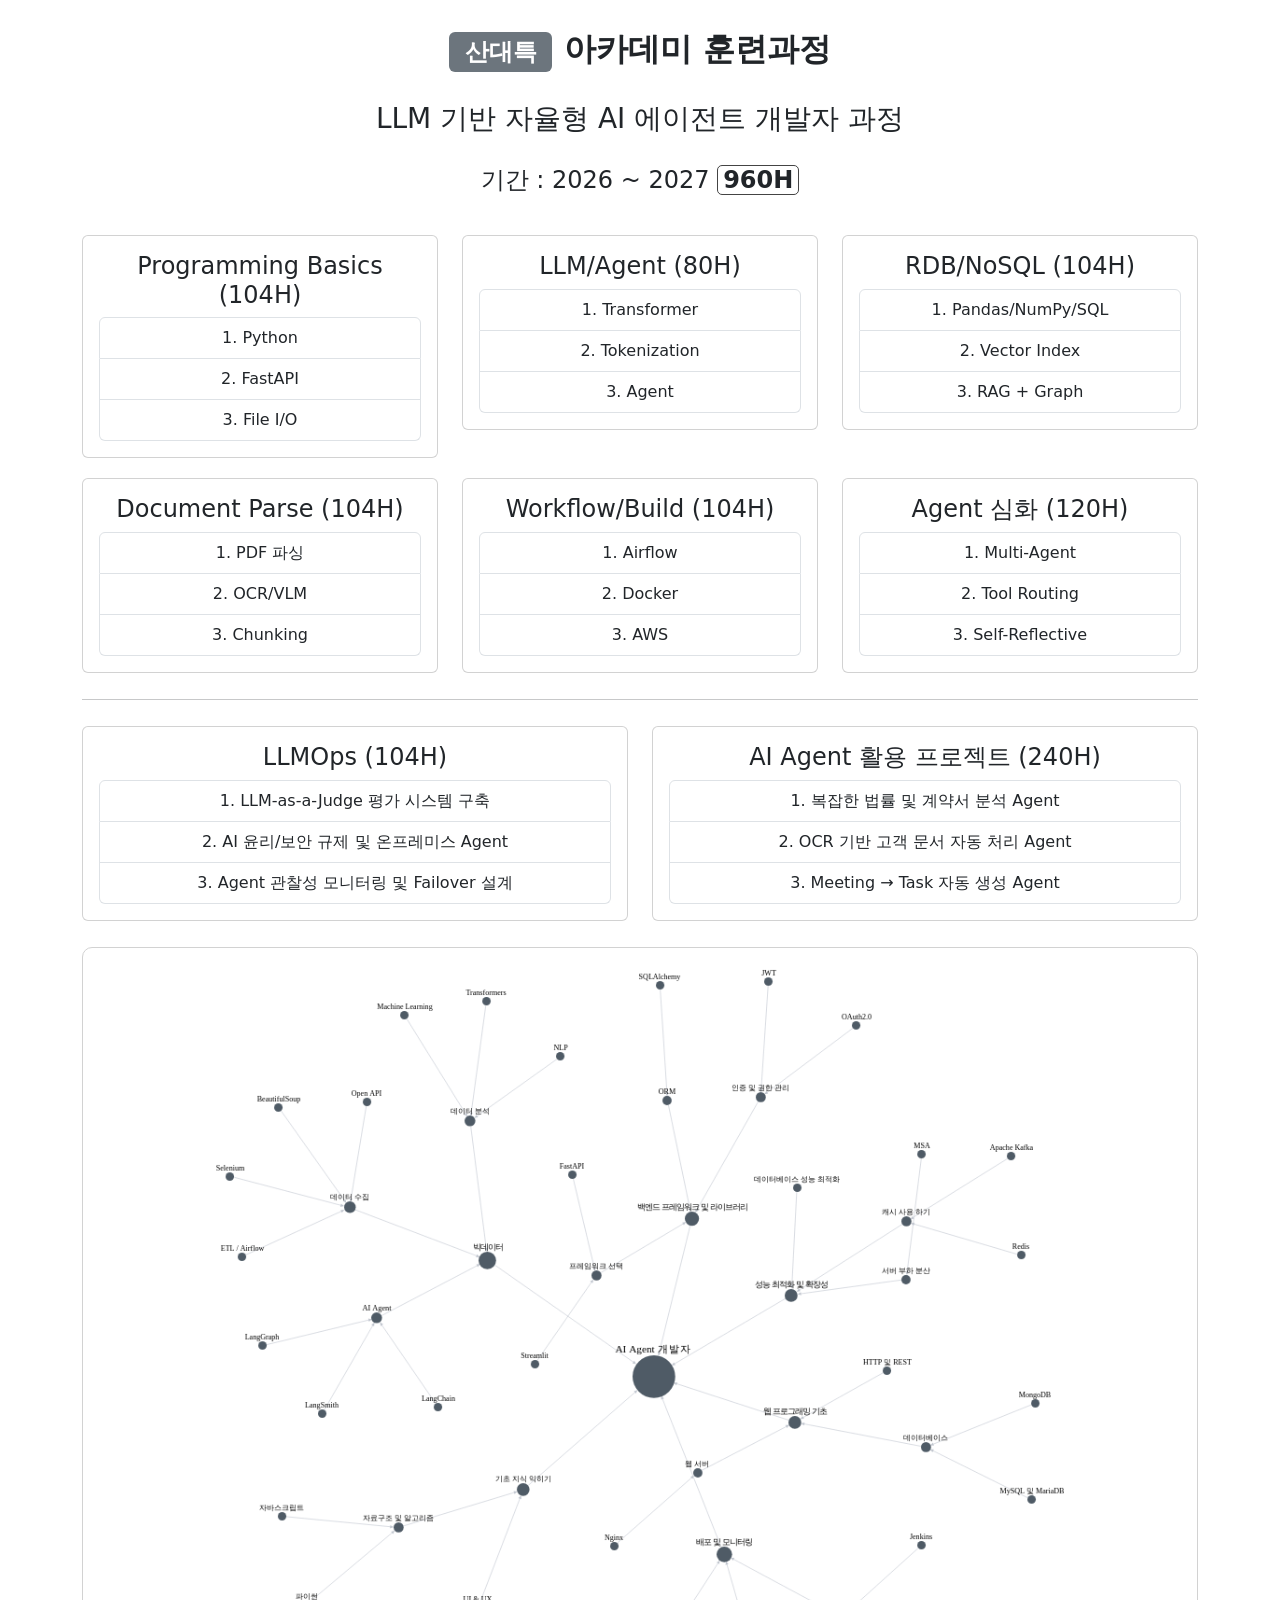
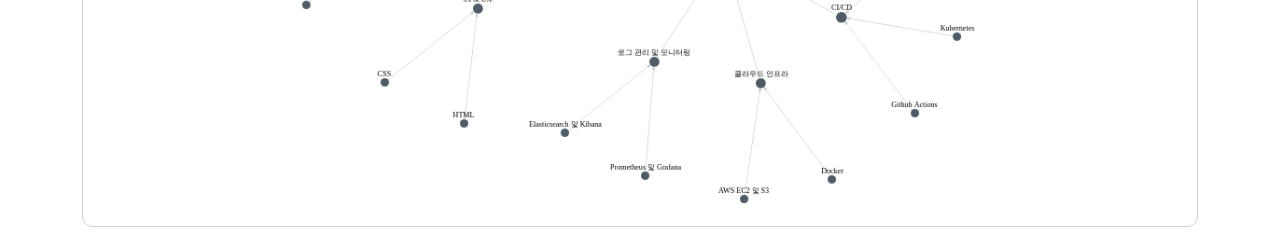
<file: index.html>
<!DOCTYPE html>
<html lang="ko">
<head>
    <meta charset="UTF-8">
    <meta name="viewport" content="width=device-width, initial-scale=1.0">
    <title>산대특 AI전문인력</title>
    <link rel="icon" href="https://avatars.githubusercontent.com/u/20333260?v=4"/>
    <link href="https://cdn.jsdelivr.net/npm/bootstrap@5.3.3/dist/css/bootstrap.min.css" rel="stylesheet" integrity="sha384-QWTKZyjpPEjISv5WaRU9OFeRpok6YctnYmDr5pNlyT2bRjXh0JMhjY6hW+ALEwIH" crossorigin="anonymous">
    <script src="https://cdn.jsdelivr.net/npm/bootstrap@5.3.3/dist/js/bootstrap.bundle.min.js" integrity="sha384-YvpcrYf0tY3lHB60NNkmXc5s9fDVZLESaAA55NDzOxhy9GkcIdslK1eN7N6jIeHz" crossorigin="anonymous"></script>
    <link rel="stylesheet" href="./www/css/index.css">
    <link href="https://fonts.googleapis.com/css?family=Open+Sans+Condensed:300" rel="stylesheet">
		<script src="https://code.jquery.com/jquery-2.2.4.min.js" integrity="sha256-BbhdlvQf/xTY9gja0Dq3HiwQF8LaCRTXxZKRutelT44=" crossorigin="anonymous"></script>

    <script src="./www/js/lib/cytoscape.3.13.0.min.js"></script>
    <script src="./www/js/lib/cytoscape-cose-bilkent.4.0.0.js"></script>
    <script src="./www/js/lib/TinyColor-1.0.0/tinycolor.js"></script>
    <script src="./www/js/data.js"></script>
    <script src="./www/js/index.js"></script>
</head>
<body>
    <div class="container text-center">
        <h2 style="margin: 30px 0; font-weight: bold;"><span class="badge text-bg-secondary">산대특</span> 아카데미 훈련과정</h2>
        <h3 style="margin: 30px 0;">LLM 기반 자율형 AI 에이전트 개발자 과정</h3>
        <h4 style="margin: 30px 0;">기간 : 2026 ~ 2027 <span class="font-style">960H</span></h4>
        <div class="row">
            
            <div class="col-lg-6 col-xl-4 body2 body-height">
                <div class="card">
                    <div class="card-body">
                        <h4 class="card-title">Programming Basics (104H)</h4>
                        <ol class="list-group list-group-numbered">
                            <li class="list-group-item">Python</li>
                            <li class="list-group-item">FastAPI</li>
                            <li class="list-group-item">File I/O</li>
                        </ol>
                    </div>
                </div>
            </div>
            <div class="col-lg-6 col-xl-4 body2 body-height">
                <div class="card">
                    <div class="card-body">
                        <h4 class="card-title">LLM/Agent (80H)</h4>
                        <ol class="list-group list-group-numbered">
                            <li class="list-group-item">Transformer</li>
                            <li class="list-group-item">Tokenization</li>
                            <li class="list-group-item">Agent</li>
                        </ol>
                    </div>
                </div>
            </div>
            <div class="col-lg-6 col-xl-4 body2 body-height">
                <div class="card">
                    <div class="card-body">
                        <h4 class="card-title">RDB/NoSQL (104H)</h4>
                        <ol class="list-group list-group-numbered">
                            <li class="list-group-item">Pandas/NumPy/SQL</li>
                            <li class="list-group-item">Vector Index</li>
                            <li class="list-group-item">RAG + Graph</li>
                        </ol>
                    </div>
                </div>
            </div>
            <div class="col-lg-6 col-xl-4 body2 body-height">
                <div class="card">
                    <div class="card-body">
                        <h4 class="card-title">Document Parse (104H)</h4>
                        <ol class="list-group list-group-numbered">
                            <li class="list-group-item">PDF 파싱</li>
                            <li class="list-group-item">OCR/VLM</li>
                            <li class="list-group-item">Chunking</li>
                        </ol>
                    </div>
                </div>
            </div>
            <div class="col-lg-6 col-xl-4 body2 body-height">
                <div class="card">
                    <div class="card-body">
                        <h4 class="card-title">Workflow/Build (104H)</h4>
                        <ol class="list-group list-group-numbered">
                            <li class="list-group-item">Airflow</li>
                            <li class="list-group-item">Docker</li>
                            <li class="list-group-item">AWS</li>
                        </ol>
                    </div>
                </div>
            </div>
            <div class="col-lg-6 col-xl-4 body2 body-height">
                <div class="card">
                    <div class="card-body">
                        <h4 class="card-title">Agent 심화 (120H)</h4>
                        <ol class="list-group list-group-numbered">
                            <li class="list-group-item">Multi-Agent</li>
                            <li class="list-group-item">Tool Routing</li>
                            <li class="list-group-item">Self-Reflective</li>
                        </ol>
                    </div>
                </div>
            </div>
            
        </div>
        <hr />
        <div class="row">

            <div class="col-lg-6 col-xl-6 body2">
                <div class="card">
                    <div class="card-body">
                        <h4 class="card-title">LLMOps (104H)</h4>
                        <ol class="list-group list-group-numbered">
                            <li class="list-group-item">LLM-as-a-Judge 평가 시스템 구축</li>
                            <li class="list-group-item">AI 윤리/보안 규제 및 온프레미스 Agent</li>
                            <li class="list-group-item">Agent 관찰성 모니터링 및 Failover 설계</li>
                        </ol>
                    </div>
                </div>
            </div>
            <div class="col-lg-6 col-xl-6 body2">
                <div class="card">
                    <div class="card-body">
                        <h4 class="card-title">AI Agent 활용 프로젝트 (240H)</h4>
                        <ol class="list-group list-group-numbered">
                            <li class="list-group-item">복잡한 법률 및 계약서 분석 Agent</li>
                            <li class="list-group-item">OCR 기반 고객 문서 자동 처리 Agent</li>
                            <li class="list-group-item">Meeting → Task 자동 생성 Agent</li>
                        </ol>
                    </div>
                </div>
            </div>

        </div>
    </div>
		<div class="container my-3">
			<div id="cy"></div>
			<script>start(data1);</script>
		</div>
</body>
</html>
</file>
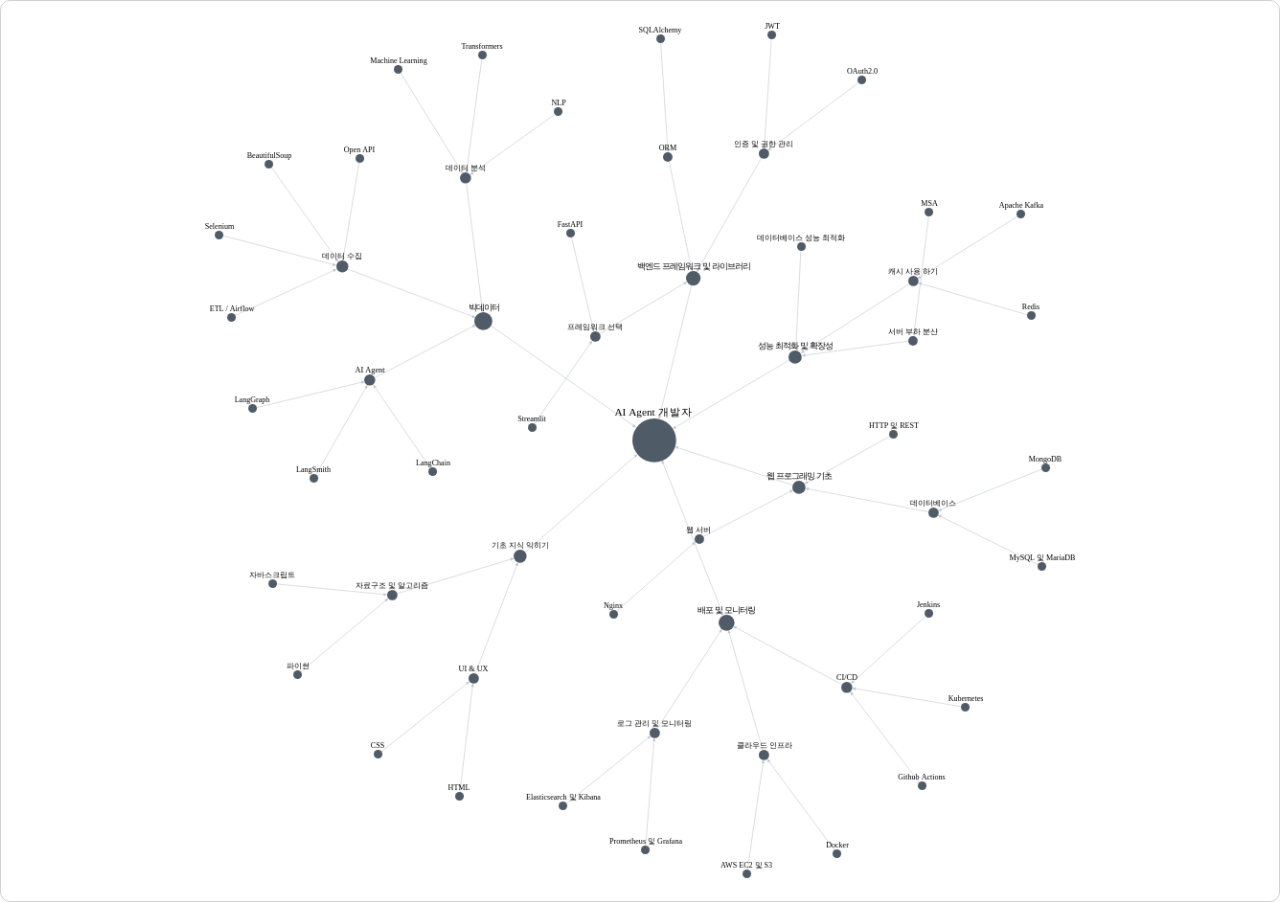
<file: www/index.html>
<html>
<head>
    <meta charset="utf-8">
    <meta name="viewport" content="width=device-width, initial-scale=1, user-scalable=no">

    <title>AI Agent 개발자</title>

    <link rel="stylesheet" href="./css/index.css">
    <link href="https://fonts.googleapis.com/css?family=Open+Sans+Condensed:300" rel="stylesheet">

    <!-- <script async src="https://www.googletagmanager.com/gtag/js?id=UA-80887304-4"></script> -->
    <!-- <script src="https://cdn.polyfill.io/v2/polyfill.min.js?features=Promise,fetch"></script> -->
    <script src="https://code.jquery.com/jquery-2.2.4.min.js" integrity="sha256-BbhdlvQf/xTY9gja0Dq3HiwQF8LaCRTXxZKRutelT44=" crossorigin="anonymous"></script>

    <script src="./js/lib/cytoscape.3.13.0.min.js"></script>
    <script src="./js/lib/cytoscape-cose-bilkent.4.0.0.js"></script>
    <script src="./js/lib/TinyColor-1.0.0/tinycolor.js"></script>
    <script src="./js/data.js"></script>
    <script src="./js/index.js"></script>
</head>
<body>
    <div id="cy"></div>
    <script>start(data1);</script>
</body>
</html>
</file>
<file: www/css/index.css>
body {
  background-color: white;
  margin:0;
}
#cy {
  /* width: 100% !important; */
  height: calc(100vh - 20px) !important;
  display: block;
	border: 1px solid #d2d2d2;
	border-radius: 10px;
	padding: 10px;
}
.pin{
  background-color: rgba(255,255,255,0);
}
.body2 {
		margin: 10px 0;
}
.body-height {
		min-height: auto;
}
.card:hover {
		cursor: pointer;
		box-shadow: 0px 0px 5px #444;
}
.font-style {
		padding: 0 5px;
		border: 1px solid #444;
		border-radius: 5px;
		font-weight: bold;
}
@media only screen and (min-width: 992px) {
		/* .body-height {
				min-height: 350px;
		} */
}
</file>
